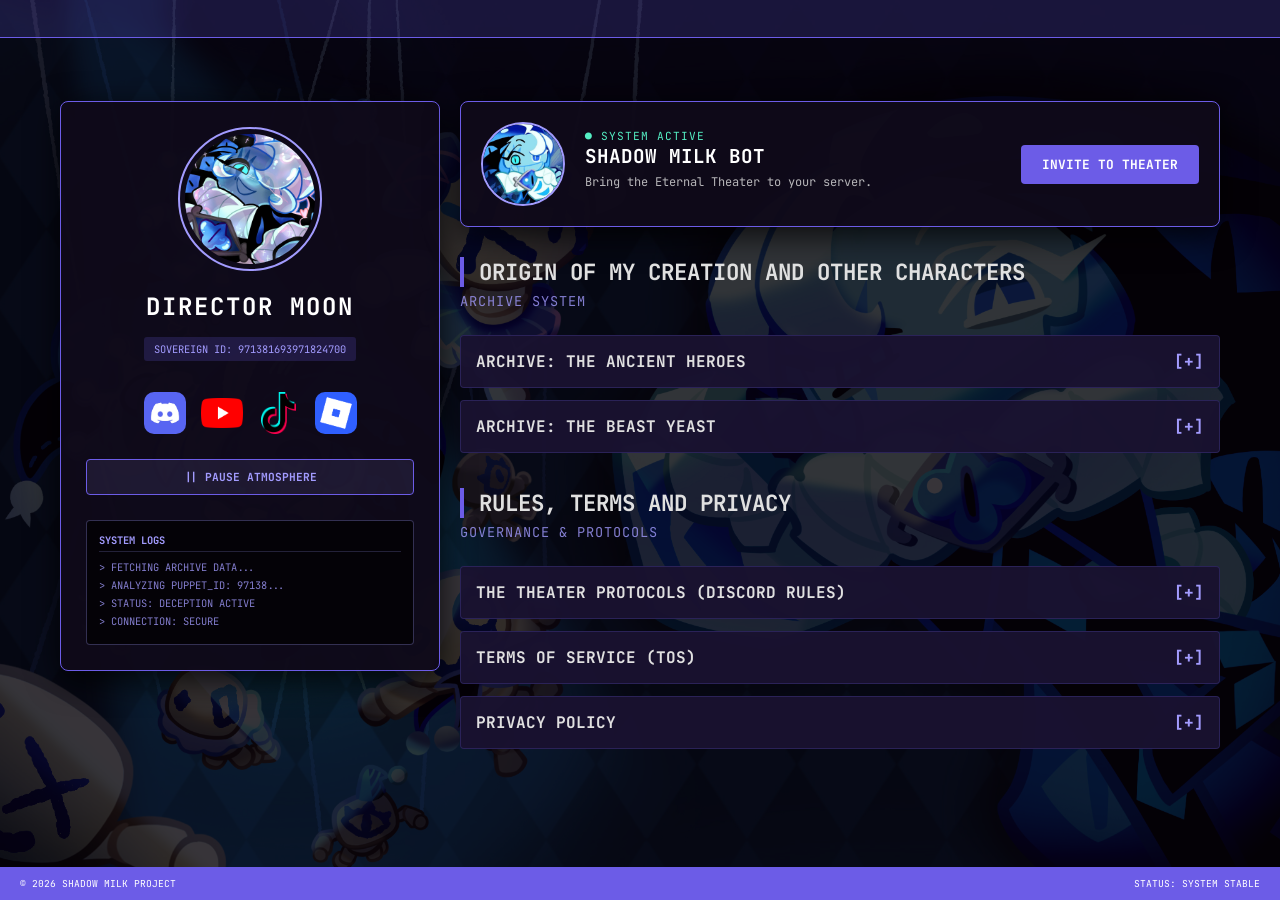
<file: index.html>
<!DOCTYPE html>
<html lang="en">
<head>
    <meta charset="UTF-8">
    <meta name="viewport" content="width=device-width, initial-scale=1.0">
    <title>Director Moon | Shadow Milk Bot</title>
    <link href="https://fonts.googleapis.com/css2?family=JetBrains+Mono:wght@400;700&display=swap" rel="stylesheet">
    
    <style>
        :root {
            --primary: #a29bfe; 
            --accent: #6c5ce7; 
            --bg: #050208;
            --glass: rgba(15, 10, 25, 0.96);
            --ancient: #ffeaa7;
            --beast: #ff7675;
            --terminal-bg: rgba(0, 0, 0, 0.7);
        }

        /* CUSTOM SCROLLBAR */
        ::-webkit-scrollbar { width: 8px; }
        ::-webkit-scrollbar-track { background: var(--bg); }
        ::-webkit-scrollbar-thumb { 
            background: var(--accent); 
            border-radius: 10px;
            border: 2px solid var(--bg);
        }
        ::-webkit-scrollbar-thumb:hover { background: var(--primary); }

        body {
            background-color: var(--bg);
            color: #e0e0e0;
            font-family: 'JetBrains Mono', monospace;
            margin: 0;
            padding: 0;
            overflow-x: hidden;
            display: flex;
            flex-direction: column;
            min-height: 100vh;
        }

        .bg-overlay {
            position: fixed;
            top: 0; left: 0; width: 100%; height: 100%;
            background: url('7(Special).jpg') center/cover no-repeat;
            opacity: 0.2;
            z-index: -1;
        }

        /* News Ticker */
        .ticker-wrap {
            width: 100%;
            background: rgba(108, 92, 231, 0.2);
            border-bottom: 1px solid var(--accent);
            overflow: hidden;
            white-space: nowrap;
            padding: 8px 0;
            z-index: 10;
        }

        .ticker-move {
            display: inline-block;
            animation: ticker 15s linear infinite;
            font-size: 0.75rem;
            text-transform: uppercase;
            color: var(--primary);
            padding-left: 100%;
        }

        @keyframes ticker {
            0% { transform: translateX(0); }
            100% { transform: translateX(-100%); }
        }

        .app-container {
            display: flex;
            flex-wrap: wrap;
            gap: 20px;
            padding: 20px;
            max-width: 1200px;
            margin: auto;
            width: 100%;
            box-sizing: border-box;
            justify-content: center;
        }

        /* Profile Sidebar */
        .profile-sidebar { flex: 1 1 320px; max-width: 380px; }
        .glass-card {
            background: var(--glass);
            border: 1px solid var(--accent);
            padding: 25px;
            text-align: center;
            border-radius: 8px;
            box-shadow: 0 8px 32px rgba(0,0,0,0.8);
        }
        .avatar { width: 130px; height: 130px; border: 2px solid var(--primary); padding: 5px; border-radius: 50%; object-fit: cover; }
        h1 { font-size: 1.5rem; margin: 15px 0 5px; letter-spacing: 2px; color: white; }
        .badge { font-size: 0.65rem; color: var(--primary); background: rgba(108, 92, 231, 0.2); padding: 5px 10px; border-radius: 3px; display: inline-block; }
        
        /* Bot Spotlight Card (Opacidade Corrigida) */
        .bot-spotlight {
            background: var(--glass);
            border: 1px solid var(--accent);
            border-radius: 8px;
            padding: 20px;
            margin-bottom: 30px;
            display: flex;
            align-items: center;
            gap: 20px;
            box-shadow: 0 8px 32px rgba(0,0,0,0.8);
        }
        .bot-avatar-small {
            width: 80px;
            height: 80px;
            border-radius: 50%;
            border: 2px solid var(--primary);
        }
        .bot-info { flex-grow: 1; }
        .bot-name { font-size: 1.2rem; font-weight: bold; color: white; margin-bottom: 5px; }
        .bot-status { font-size: 0.7rem; color: #55efc4; text-transform: uppercase; letter-spacing: 1px; }
        
        .invite-btn {
            background: var(--accent);
            color: white;
            text-decoration: none;
            padding: 10px 20px;
            border-radius: 4px;
            font-size: 0.8rem;
            font-weight: bold;
            transition: 0.3s;
            border: 1px solid transparent;
        }
        .invite-btn:hover {
            background: transparent;
            border-color: var(--accent);
            color: var(--primary);
            box-shadow: 0 0 15px var(--accent);
        }

        /* Puppet Master Terminal */
        .terminal-box {
            margin-top: 25px;
            background: var(--terminal-bg);
            border: 1px solid rgba(162, 155, 254, 0.3);
            border-radius: 4px;
            padding: 12px;
            text-align: left;
            font-size: 0.65rem;
            color: var(--primary);
            position: relative;
            overflow: hidden;
        }
        .terminal-box::before {
            content: "SYSTEM LOGS";
            display: block;
            font-weight: bold;
            margin-bottom: 8px;
            border-bottom: 1px solid rgba(162, 155, 254, 0.2);
            padding-bottom: 4px;
        }
        .terminal-line { margin: 4px 0; opacity: 0.8; animation: flicker 2s infinite; }
        
        @keyframes flicker {
            0% { opacity: 0.8; }
            50% { opacity: 1; }
            100% { opacity: 0.8; }
        }

        /* Audio Control */
        .audio-control {
            margin-top: 20px;
            background: rgba(162, 155, 254, 0.1);
            border: 1px solid var(--accent);
            color: var(--primary);
            padding: 10px;
            border-radius: 4px;
            font-size: 0.7rem;
            cursor: pointer;
            transition: 0.3s;
            width: 100%;
            font-family: 'JetBrains Mono', monospace;
            font-weight: bold;
            text-transform: uppercase;
        }
        .audio-control:hover { background: var(--accent); color: white; box-shadow: 0 0 10px var(--accent); }

        /* Socials */
        .social-grid { display: flex; justify-content: center; align-items: center; gap: 15px; margin-top: 20px; }
        .social-icon img { width: 42px; height: 42px; transition: 0.3s ease; object-fit: contain; }
        .rounded-square img { border-radius: 10px; background: rgba(255, 255, 255, 0.05); }
        .social-icon:hover img { transform: translateY(-5px); filter: brightness(1.3); }

        /* Content Area */
        .content-area { flex: 2 1 600px; }
        .main-highlight-title { font-size: 1.4rem; border-left: 4px solid var(--accent); padding-left: 15px; margin-bottom: 5px; text-transform: uppercase; font-weight: bold; }
        .sub-header-style { font-size: 0.85rem; color: var(--primary); letter-spacing: 1px; margin-bottom: 25px; opacity: 0.8; display: block; }

        /* Drawers */
        .drawer { background: var(--glass); border: 1px solid rgba(108, 92, 231, 0.3); margin-bottom: 12px; border-radius: 4px; overflow: hidden; }
        summary { padding: 15px; cursor: pointer; font-weight: bold; list-style: none; display: flex; justify-content: space-between; align-items: center; background: rgba(108, 92, 231, 0.1); }
        summary::after { content: "[+]"; color: var(--primary); }
        details[open] summary::after { content: "[-]"; }
        .drawer-content { padding: 20px; border-top: 1px solid rgba(108, 92, 231, 0.2); font-size: 0.85rem; line-height: 1.6; }

        /* Dossier Grid */
        .dossier-grid { display: grid; grid-template-columns: 1fr 1fr; gap: 15px; }
        .char-card { 
            background: rgba(0,0,0,0.4); 
            border: 1px solid rgba(255,255,255,0.1); 
            border-radius: 6px; 
            padding: 15px; 
            display: flex; 
            flex-direction: column; 
            align-items: center; 
            text-align: center;
            transition: 0.3s;
        }
        .char-card:hover { border-color: var(--accent); transform: scale(1.02); }
        .char-img { width: 80px; height: 80px; object-fit: contain; margin-bottom: 12px; }
        .char-name { font-size: 0.75rem; font-weight: bold; margin-bottom: 6px; text-transform: uppercase; letter-spacing: 1px; }
        .char-desc { font-size: 0.65rem; opacity: 0.7; line-height: 1.4; }
        .ancient-text { color: var(--ancient); }
        .beast-text { color: var(--beast); }

        .footer-bar { margin-top: auto; background: var(--accent); color: white; font-size: 0.6rem; display: flex; justify-content: space-between; padding: 10px 20px; }

        @media (max-width: 768px) {
            .app-container { flex-direction: column; }
            .dossier-grid { grid-template-columns: 1fr; }
            .bot-spotlight { flex-direction: column; text-align: center; }
        }
    </style>
</head>
<body>
    <div class="bg-overlay"></div>

    <div class="ticker-wrap">
        <div class="ticker-move">
            SYSTEM STATUS: STABLE • NEW PUPPETS JOINING THE THEATER • ACT IV: THE ETERNAL NIGHT IN PROGRESS • FRAGMENTS DETECTED IN THE ARCHIVE • DIRECTOR MOON IS WATCHING • 
        </div>
    </div>

    <main class="app-container">
        <aside class="profile-sidebar">
            <div class="glass-card">
                <img src="sm.png" alt="Director Moon" class="avatar">
                <h1>DIRECTOR MOON</h1>
                <p class="badge">SOVEREIGN ID: 971381693971824700</p>
                
                <div class="social-grid">
                    <a href="https://discord.gg/trJb9jheUS" target="_blank" class="social-icon rounded-square"><img src="discord.png" alt="Discord"></a>
                    <a href="https://youtube.com/@unknown-d8j4m?si=hz3em3P6DgcxcS1t" target="_blank" class="social-icon"><img src="youtube.png" alt="YouTube"></a>
                    <a href="https://www.tiktok.com/@dirmoonofc?_r=1&_t=ZG-95DGepO4hxg" target="_blank" class="social-icon"><img src="tiktok.png" alt="TikTok"></a>
                    <a href="https://www.roblox.com/users/1533939692/profile" target="_blank" class="social-icon rounded-square"><img src="roblox.png" alt="Roblox"></a>
                </div>

                <audio id="theater-music" loop preload="auto">
                    <source src="theme.mp3" type="audio/mpeg">
                </audio>
                <button class="audio-control" onclick="toggleMusic()" id="music-btn">|| PAUSE ATMOSPHERE</button>

                <div class="terminal-box">
                    <div class="terminal-line">> FETCHING ARCHIVE DATA...</div>
                    <div class="terminal-line">> ANALYZING PUPPET_ID: 97138...</div>
                    <div class="terminal-line">> STATUS: DECEPTION ACTIVE</div>
                    <div class="terminal-line">> CONNECTION: SECURE</div>
                </div>
            </div>
        </aside>

        <section class="content-area">
            <div class="bot-spotlight">
                <img src="shadowmilkbot.png" alt="Shadow Milk Bot" class="bot-avatar-small">
                <div class="bot-info">
                    <div class="bot-status">● System Active</div>
                    <div class="bot-name">SHADOW MILK BOT</div>
                    <p style="font-size: 0.75rem; opacity: 0.8; margin: 5px 0 10px;">Bring the Eternal Theater to your server.</p>
                </div>
                <a href="https://discord.com/oauth2/authorize?client_id=1461867308065488967" target="_blank" class="invite-btn">INVITE TO THEATER</a>
            </div>

            <header>
                <h2 class="main-highlight-title">ORIGIN OF MY CREATION AND OTHER CHARACTERS</h2>
                <span class="sub-header-style">ARCHIVE SYSTEM</span>
            </header>

            <details class="drawer">
                <summary>ARCHIVE: THE ANCIENT HEROES</summary>
                <div class="drawer-content">
                    <div class="dossier-grid">
                        <div class="char-card">
                            <img src="purevanilla.png" class="char-img">
                            <span class="char-name ancient-text">Pure Vanilla</span>
                            <span class="char-desc">The first Ancient Hero and founder of the Vanilla Kingdom. Bearer of the Enlightenment Soul Jam.</span>
                        </div>
                        <div class="char-card">
                            <img src="hollyberry.png" class="char-img">
                            <span class="char-name ancient-text">Hollyberry</span>
                            <span class="char-desc">Fearless queen and founder of the Hollyberry Kingdom. Bearer of the Passion Soul Jam.</span>
                        </div>
                        <div class="char-card">
                            <img src="darkcacao.png" class="char-img">
                            <span class="char-name ancient-text">Dark Cacao</span>
                            <span class="char-desc">King of the Dark Cacao Kingdom. Bearer of the Resolution Soul Jam, protector of the Snowy Citadel.</span>
                        </div>
                        <div class="char-card">
                            <img src="goldencheese.png" class="char-img">
                            <span class="char-name ancient-text">Golden Cheese</span>
                            <span class="char-desc">Sovereign of the Golden City. Bearer of the Abundance Soul Jam, ruling the desert with absolute radiance.</span>
                        </div>
                        <div class="char-card">
                            <img src="whitelily.png" class="char-img">
                            <span class="char-name ancient-text">White Lily</span>
                            <span class="char-desc">A seeker of truth and bearer of the Liberty Soul Jam. Her destiny remains eternally tied to the darkness.</span>
                        </div>
                    </div>
                </div>
            </details>

            <details class="drawer">
                <summary>ARCHIVE: THE BEAST YEAST</summary>
                <div class="drawer-content">
                    <div class="dossier-grid">
                        <div class="char-card">
                            <img src="shadowmilk.png" class="char-img">
                            <span class="char-name beast-text">Shadow Milk</span>
                            <span class="char-desc">The Beast of Deceit. Master of the Eternal Theater who pulls the strings of truth and deception.</span>
                        </div>
                        <div class="char-card">
                            <img src="mysticflour.png" class="char-img">
                            <span class="char-name beast-text">Mystic Flour</span>
                            <span class="char-desc">The Beast of Apathy. Her touch consumes desire and hope, leaving only silence and dust behind.</span>
                        </div>
                        <div class="char-card">
                            <img src="burningspice.png" class="char-img">
                            <span class="char-name beast-text">Burning Spice</span>
                            <span class="char-desc">The Beast of Destruction. A colossal force of uncontrollable rage and devastating flames.</span>
                        </div>
                        <div class="char-card">
                            <img src="eternalsugar.png" class="char-img">
                            <span class="char-name beast-text">Eternal Sugar</span>
                            <span class="char-desc">The Beast of Indulgence. Traps souls in a sweet, eternal dream where temptation becomes a cage.</span>
                        </div>
                        <div class="char-card">
                            <img src="silentsalt.png" class="char-img">
                            <span class="char-name beast-text">Silent Salt</span>
                            <span class="char-desc">The Beast of Despair. A bitter presence that erodes the spirit until only salt remains.</span>
                        </div>
                    </div>
                </div>
            </details>

            <h2 class="main-highlight-title" style="margin-top: 35px;">RULES, TERMS AND PRIVACY</h2>
            <span class="sub-header-style">GOVERNANCE & PROTOCOLS</span>

            <details class="drawer">
                <summary>THE THEATER PROTOCOLS (DISCORD RULES)</summary>
                <div class="drawer-content">
                    <ul class="rule-list">
                        <li><strong>I. Mutual Respect:</strong> No insults, harassment, or any form of hate speech.</li>
                        <li><strong>II. System Integrity:</strong> No spamming, raiding, or attempting to abuse server bots.</li>
                        <li><strong>III. SFW Performance:</strong> Keep the theater clean. NSFW content is strictly prohibited.</li>
                        <li><strong>IV. Hierarchy:</strong> Staff and Director decisions are final. Follow guidelines without contest.</li>
                        <li><strong>V. Advertising:</strong> No external links or unauthorized promotion allowed.</li>
                    </ul>
                </div>
            </details>

            <details class="drawer">
                <summary>TERMS OF SERVICE (TOS)</summary>
                <div class="drawer-content">
                    <p>By using the <strong>Shadow Milk Bot</strong>, you agree to:</p>
                    <ul class="rule-list">
                        <li>The Director reserves the right to ban any account for protocol violations.</li>
                        <li>Using "self-bots" or automated scripts to interact with the bot is prohibited.</li>
                        <li>Users are responsible for all actions taken through their Discord account.</li>
                        <li>Terms may be updated at any time to ensure the Theater's stability.</li>
                    </ul>
                </div>
            </details>

            <details class="drawer">
                <summary>PRIVACY POLICY</summary>
                <div class="drawer-content">
                    <p><strong>Data Collection:</strong> We store Discord IDs, economy balances, and command logs for bot functionality.</p>
                    <p><strong>Security:</strong> Data is kept in secure Theater archives and never sold to third parties.</p>
                    <p><strong>Rights:</strong> You may request a complete data deletion (Dossier Wipe) via server support.</p>
                </div>
            </details>
        </section>
    </main>

    <footer class="footer-bar">
        <span>&copy; 2026 SHADOW MILK PROJECT</span>
        <span>STATUS: SYSTEM STABLE</span>
    </footer>

    <script>
        const music = document.getElementById('theater-music');
        const musicBtn = document.getElementById('music-btn');

        function toggleMusic() {
            if (music.paused) {
                music.play();
                musicBtn.innerHTML = "|| PAUSE ATMOSPHERE";
            } else {
                music.pause();
                musicBtn.innerHTML = "▶ PLAY ATMOSPHERE";
            }
        }

        // TÉCNICA DE FORÇAR AUTOPLAY:
        // Os browsers bloqueiam o som automático, então tentamos tocar
        // assim que o utilizador clica em QUALQUER PARTE da página.
        function forceAutoplay() {
            music.play().then(() => {
                // Se o autoplay funcionar, atualiza o botão
                musicBtn.innerHTML = "|| PAUSE ATMOSPHERE";
                // Remove os eventos para não disparar mais que uma vez
                window.removeEventListener('click', forceAutoplay);
                window.removeEventListener('scroll', forceAutoplay);
                window.removeEventListener('touchstart', forceAutoplay);
            }).catch((error) => {
                console.log("Waiting for interaction to begin the play...");
            });
        }

        window.addEventListener('click', forceAutoplay);
        window.addEventListener('scroll', forceAutoplay);
        window.addEventListener('touchstart', forceAutoplay);

        window.onload = () => {
            forceAutoplay();
        };
    </script>
</body>
</html>
</file>
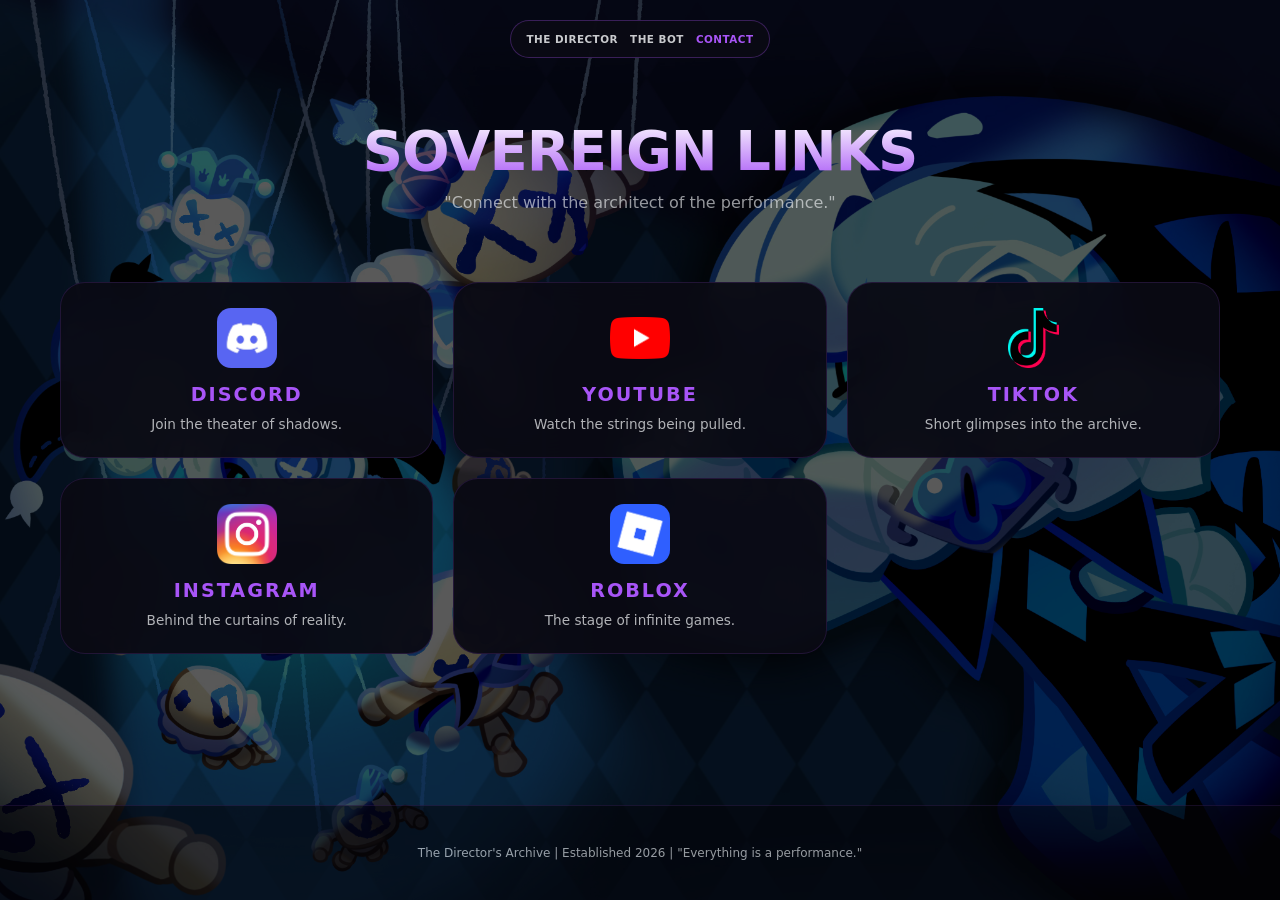
<file: contact.html>
<!DOCTYPE html>
<html lang="en">
<head>
    <meta charset="UTF-8">
    <meta name="viewport" content="width=device-width, initial-scale=1.0, maximum-scale=1.0, user-scalable=no">
    <title>The Director | Contact Archive</title>
    <style>
        :root { --primary: #a855f7; --accent: #6366f1; --glass: rgba(10, 10, 20, 0.94); --text: #f8fafc; }
        * { margin: 0; padding: 0; box-sizing: border-box; }

        html, body { height: 100%; margin: 0; }
        body { color: var(--text); font-family: 'Segoe UI', system-ui, sans-serif; display: flex; flex-direction: column; min-height: 100vh; overflow-x: hidden; }

        body::before {
            content: ""; position: fixed; top: 0; left: 0; width: 100%; height: 100%;
            background: url('7(Special).jpg') no-repeat center center;
            background-size: cover; z-index: -2;
        }

        body::after { 
            content: ""; position: fixed; top: 0; left: 0; width: 100%; height: 100%; 
            background: rgba(0, 0, 0, 0.65); 
            z-index: -1; 
        }

        .container { max-width: 1200px; width: 100%; padding: 20px; flex: 1; margin: 0 auto; }

        nav { 
            display: flex; justify-content: center; gap: 12px; 
            padding: 12px 15px; background: var(--glass); backdrop-filter: blur(25px); 
            border: 1px solid rgba(168, 85, 247, 0.3); border-radius: 50px; 
            margin-bottom: 40px; position: sticky; top: 20px; z-index: 100;
            width: fit-content; margin-left: auto; margin-right: auto;
        }

        nav a { 
            color: var(--text); text-decoration: none; 
            font-size: 0.65rem; font-weight: 700; 
            text-transform: uppercase; letter-spacing: 0.5px; 
            opacity: 0.8; transition: 0.3s; white-space: nowrap; 
        }
        nav a:hover { opacity: 1; color: var(--primary); text-shadow: 0 0 10px var(--primary); }

        header { text-align: center; margin-bottom: 50px; padding: 20px 0; }
        h1 { font-size: clamp(2rem, 6vw, 3.5rem); font-weight: 900; background: linear-gradient(to bottom, #fff, var(--primary)); -webkit-background-clip: text; -webkit-text-fill-color: transparent; letter-spacing: -1px; text-transform: uppercase; }
        
        .grid { display: grid; grid-template-columns: repeat(auto-fit, minmax(280px, 1fr)); gap: 20px; }
        
        .contact-card { 
            background: var(--glass); padding: 25px; border-radius: 25px; 
            border: 1px solid rgba(168, 85, 247, 0.15); backdrop-filter: blur(20px);
            transition: 0.4s; text-decoration: none; color: var(--text);
            display: flex; flex-direction: column; align-items: center; text-align: center;
        }
        
        .contact-card:hover { 
            transform: translateY(-10px); 
            border-color: var(--primary); 
            box-shadow: 0 10px 40px rgba(168, 85, 247, 0.2); 
        }

        /* CONFIGURAÇÃO DOS ÍCONES */
        .contact-card img { 
            width: 60px; height: 60px; margin-bottom: 15px; 
            object-fit: contain; 
        }

        /* ARREDONDAMENTO APENAS PARA DISCORD E ROBLOX */
        .rounded-icon { border-radius: 14px; }

        .contact-card h3 { color: var(--primary); margin-bottom: 10px; font-size: 1.2rem; text-transform: uppercase; letter-spacing: 2px; }
        .contact-card p { font-size: 0.85rem; opacity: 0.7; }

        footer { 
            width: 100%; padding: 40px 20px; background: rgba(5, 5, 10, 0.9); 
            border-top: 1px solid rgba(168, 85, 247, 0.2); text-align: center; 
            font-size: 0.75rem; opacity: 0.6; margin-top: auto;
        }
    </style>
</head>
<body>
    <div class="container">
        <nav>
            <a href="index.html">The Director</a>
            <a href="https://directormoon.github.io/shadowmilk/index.html">The Bot</a>
            <a href="contact.html" style="color: var(--primary); opacity: 1;">Contact</a>
        </nav>

        <header>
            <h1>Sovereign Links</h1>
            <p style="opacity: 0.6; margin-top: 10px;">"Connect with the architect of the performance."</p>
        </header>

        <div class="grid">
            <a href="https://discord.gg/Yrmz9dJ5C9" target="_blank" class="contact-card">
                <img src="discord.png" class="rounded-icon" alt="Discord">
                <h3>Discord</h3>
                <p>Join the theater of shadows.</p>
            </a>

            <a href="https://youtube.com/@directormoon-yt?si=eHzksUPLA8VQt9UH" target="_blank" class="contact-card">
                <img src="youtube.png" alt="YouTube">
                <h3>YouTube</h3>
                <p>Watch the strings being pulled.</p>
            </a>

            <a href="https://www.tiktok.com/@directormoon_" target="_blank" class="contact-card">
                <img src="tiktok.png" alt="TikTok">
                <h3>TikTok</h3>
                <p>Short glimpses into the archive.</p>
            </a>

            <a href="https://www.instagram.com/directormoon_?igsh=MW4ydW1heW1jMXd1" target="_blank" class="contact-card">
                <img src="instagram.png" alt="Instagram">
                <h3>Instagram</h3>
                <p>Behind the curtains of reality.</p>
            </a>

            <a href="https://www.roblox.com/users/1533939692/profile" target="_blank" class="contact-card">
                <img src="roblox.png" class="rounded-icon" alt="Roblox">
                <h3>Roblox</h3>
                <p>The stage of infinite games.</p>
            </a>
        </div>
    </div>

    <footer>
        The Director's Archive | Established 2026 | "Everything is a performance."
    </footer>
</body>
</html>
</file>
